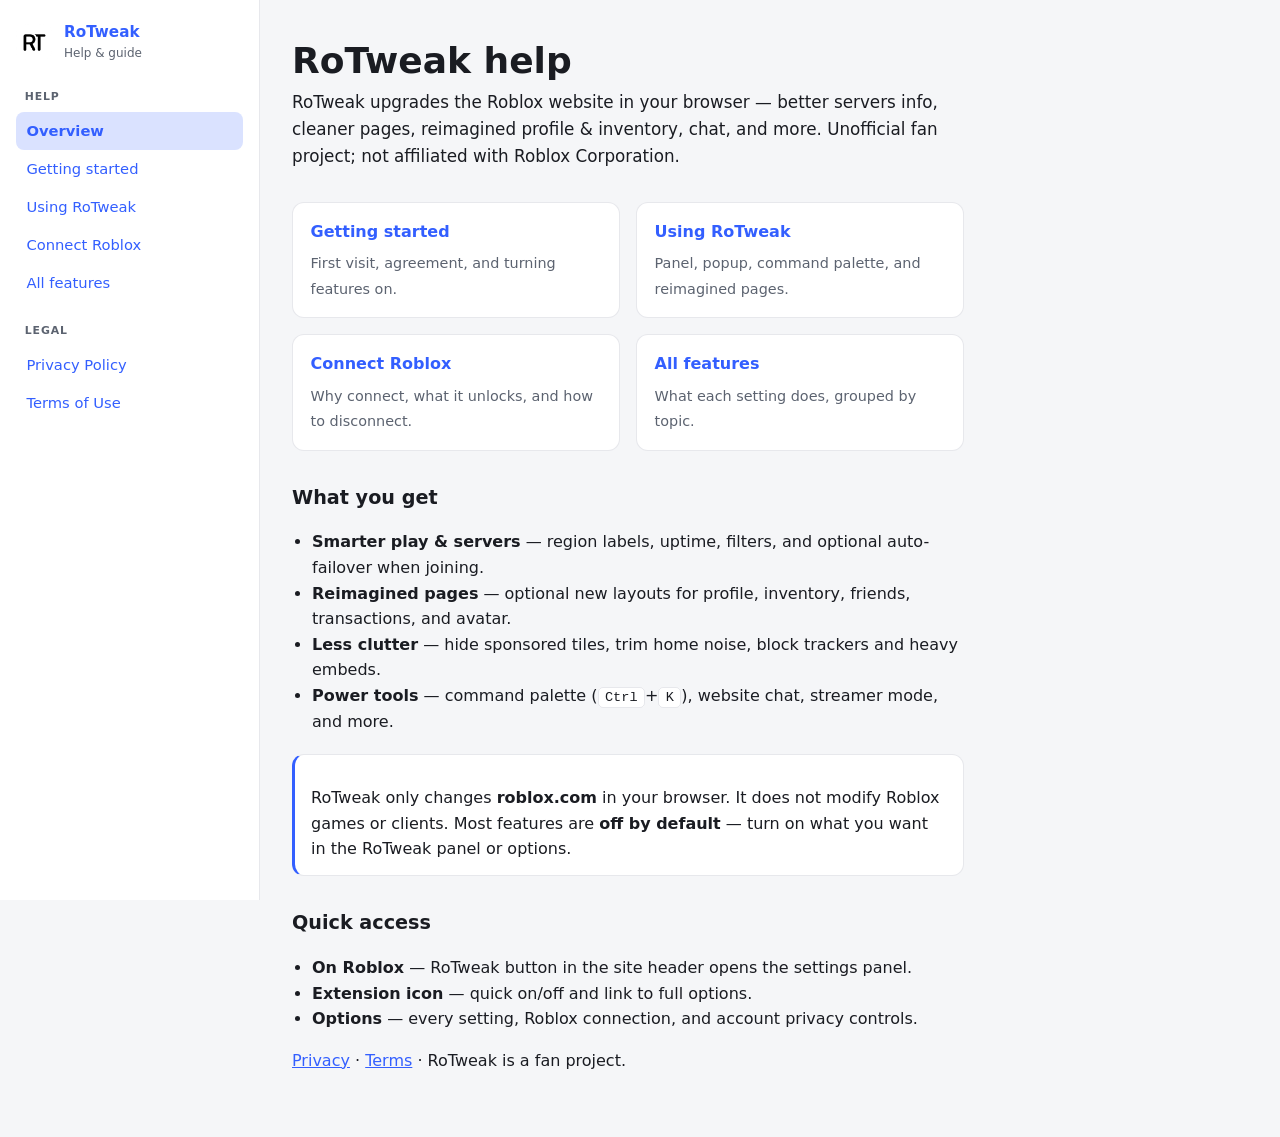
<file: index.html>
<!doctype html>
<html lang="en">
  <head>
    <meta charset="UTF-8" />
    <meta name="viewport" content="width=device-width, initial-scale=1.0" />
    <title>RoTweak — Help &amp; Guide</title>
    <meta
      name="description"
      content="Learn how to use RoTweak on roblox.com — settings, features, and Connect Roblox."
    />
    <link rel="stylesheet" href="./assets/docs.css" />
  </head>
  <body class="docs" data-page="home">
    <article class="docs-article">
      <h1>RoTweak help</h1>
      <p class="docs-lede">
        RoTweak upgrades the Roblox website in your browser — better servers info,
        cleaner pages, reimagined profile &amp; inventory, chat, and more. Unofficial
        fan project; not affiliated with Roblox Corporation.
      </p>

      <div class="docs-grid">
        <a class="docs-card" href="./getting-started.html">
          <strong>Getting started</strong>
          <span>First visit, agreement, and turning features on.</span>
        </a>
        <a class="docs-card" href="./using-rotweak.html">
          <strong>Using RoTweak</strong>
          <span>Panel, popup, command palette, and reimagined pages.</span>
        </a>
        <a class="docs-card" href="./oauth.html">
          <strong>Connect Roblox</strong>
          <span>Why connect, what it unlocks, and how to disconnect.</span>
        </a>
        <a class="docs-card" href="./features.html">
          <strong>All features</strong>
          <span>What each setting does, grouped by topic.</span>
        </a>
      </div>

      <h2>What you get</h2>
      <ul>
        <li><strong>Smarter play &amp; servers</strong> — region labels, uptime, filters, and optional auto-failover when joining.</li>
        <li><strong>Reimagined pages</strong> — optional new layouts for profile, inventory, friends, transactions, and avatar.</li>
        <li><strong>Less clutter</strong> — hide sponsored tiles, trim home noise, block trackers and heavy embeds.</li>
        <li><strong>Power tools</strong> — command palette (<kbd>Ctrl</kbd>+<kbd>K</kbd>), website chat, streamer mode, and more.</li>
      </ul>

      <div class="docs-callout">
        <p>
          RoTweak only changes <strong>roblox.com</strong> in your browser. It does not
          modify Roblox games or clients. Most features are <strong>off by default</strong>
          — turn on what you want in the RoTweak panel or options.
        </p>
      </div>

      <h2>Quick access</h2>
      <ul>
        <li><strong>On Roblox</strong> — RoTweak button in the site header opens the settings panel.</li>
        <li><strong>Extension icon</strong> — quick on/off and link to full options.</li>
        <li><strong>Options</strong> — every setting, Roblox connection, and account privacy controls.</li>
      </ul>

      <footer class="docs-footer">
        <a href="./privacy.html">Privacy</a> · <a href="./terms.html">Terms</a>
        · RoTweak is a fan project.
      </footer>
    </article>
    <script src="./assets/docs.js"></script>
  </body>
</html>
</file>
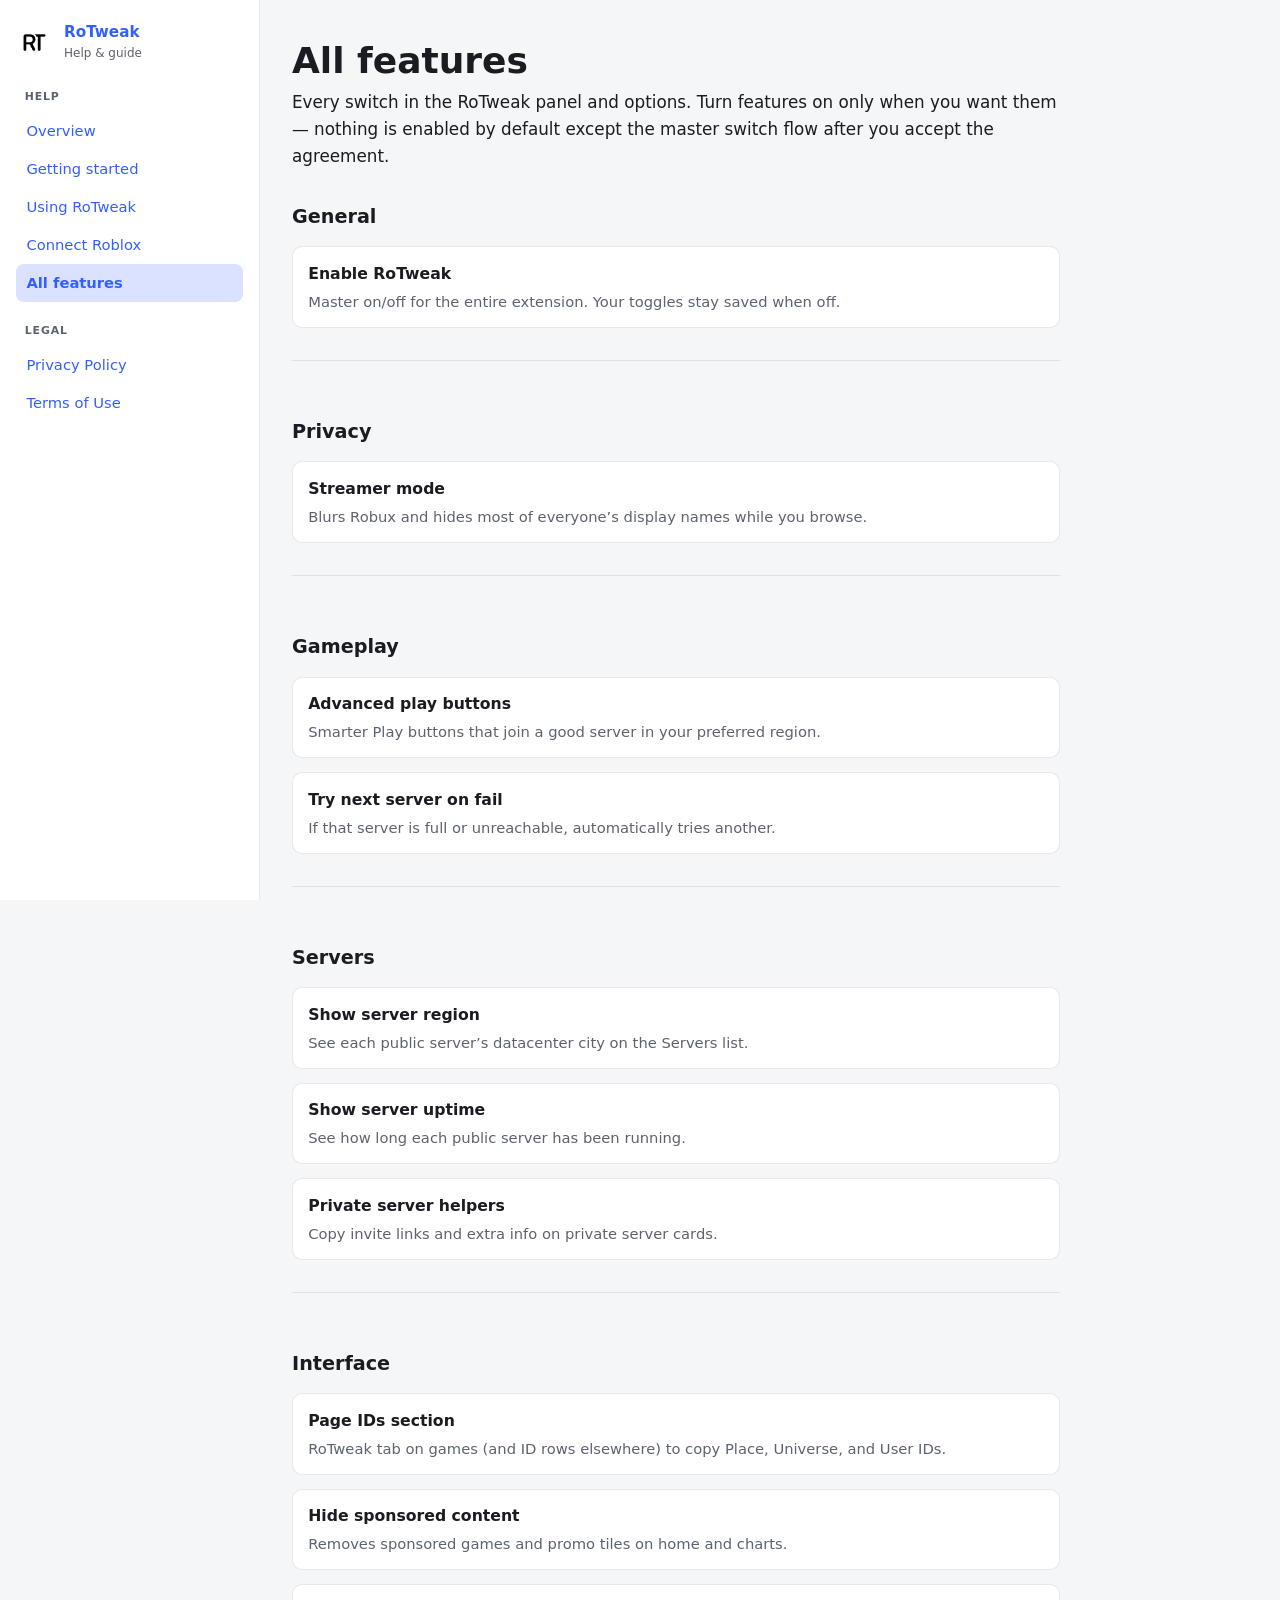
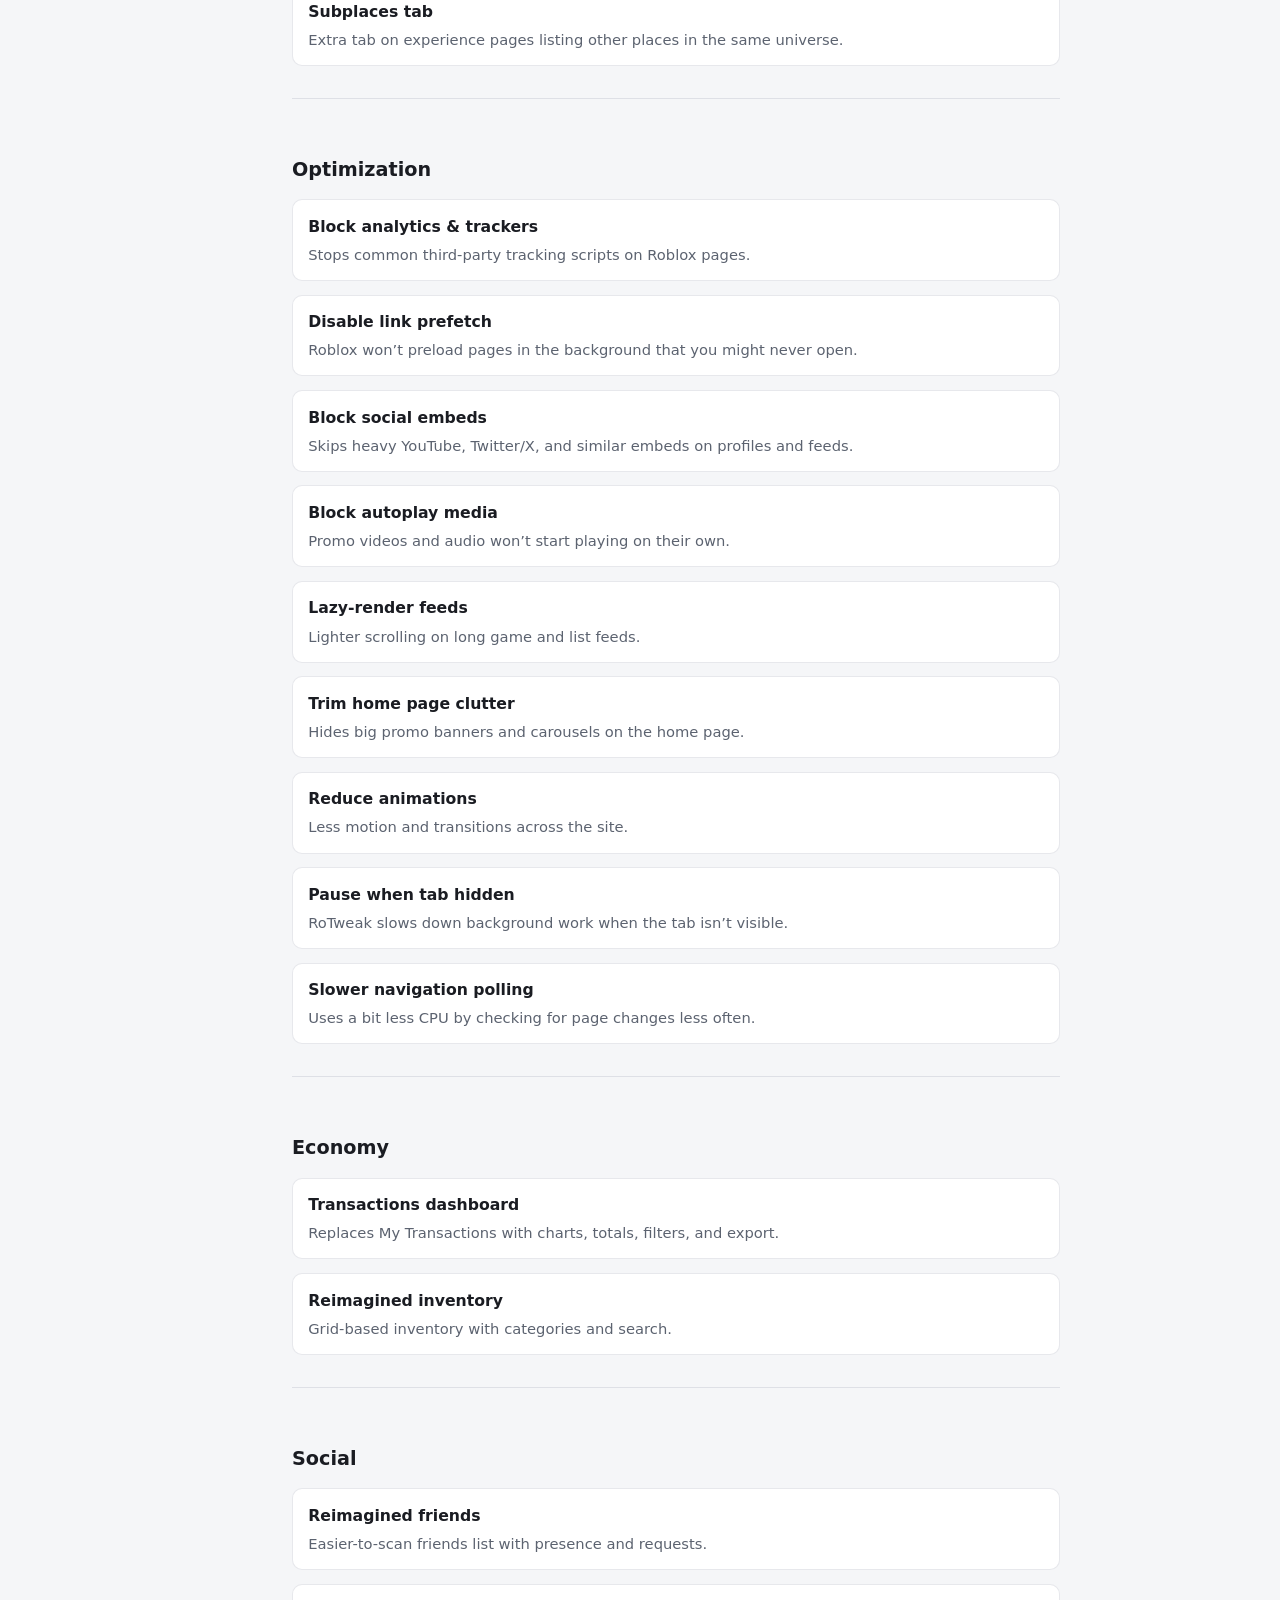
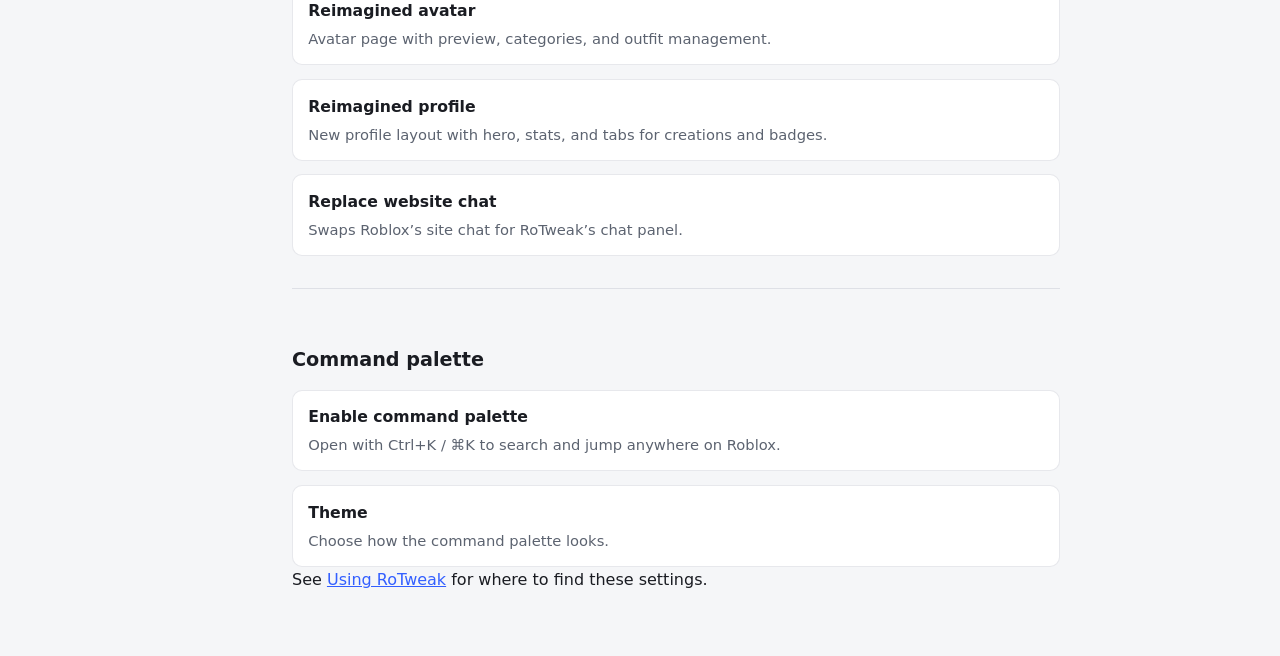
<file: features.html>
<!doctype html>
<html lang="en">
  <head>
    <meta charset="UTF-8" />
    <meta name="viewport" content="width=device-width, initial-scale=1.0" />
    <title>RoTweak — All features</title>
    <link rel="stylesheet" href="./assets/docs.css" />
  </head>
  <body class="docs" data-page="features">
    <article class="docs-article docs-content-wide">
      <h1>All features</h1>
      <p class="docs-lede">
        Every switch in the RoTweak panel and options. Turn features on only when you
        want them — nothing is enabled by default except the master switch flow after
        you accept the agreement.
      </p>

      <section class="feature-group">
        <h2>General</h2>
        <div class="feature-item">
          <h3>Enable RoTweak</h3>
          <p>Master on/off for the entire extension. Your toggles stay saved when off.</p>
        </div>
      </section>

      <section class="feature-group">
        <h2>Privacy</h2>
        <div class="feature-item">
          <h3>Streamer mode</h3>
          <p>Blurs Robux and hides most of everyone’s display names while you browse.</p>
        </div>
      </section>

      <section class="feature-group">
        <h2>Gameplay</h2>
        <div class="feature-item">
          <h3>Advanced play buttons</h3>
          <p>Smarter Play buttons that join a good server in your preferred region.</p>
        </div>
        <div class="feature-item">
          <h3>Try next server on fail</h3>
          <p>If that server is full or unreachable, automatically tries another.</p>
        </div>
      </section>

      <section class="feature-group">
        <h2>Servers</h2>
        <div class="feature-item">
          <h3>Show server region</h3>
          <p>See each public server’s datacenter city on the Servers list.</p>
        </div>
        <div class="feature-item">
          <h3>Show server uptime</h3>
          <p>See how long each public server has been running.</p>
        </div>
        <div class="feature-item">
          <h3>Private server helpers</h3>
          <p>Copy invite links and extra info on private server cards.</p>
        </div>
      </section>

      <section class="feature-group">
        <h2>Interface</h2>
        <div class="feature-item">
          <h3>Page IDs section</h3>
          <p>RoTweak tab on games (and ID rows elsewhere) to copy Place, Universe, and User IDs.</p>
        </div>
        <div class="feature-item">
          <h3>Hide sponsored content</h3>
          <p>Removes sponsored games and promo tiles on home and charts.</p>
        </div>
        <div class="feature-item">
          <h3>Subplaces tab</h3>
          <p>Extra tab on experience pages listing other places in the same universe.</p>
        </div>
      </section>

      <section class="feature-group">
        <h2>Optimization</h2>
        <div class="feature-item">
          <h3>Block analytics &amp; trackers</h3>
          <p>Stops common third-party tracking scripts on Roblox pages.</p>
        </div>
        <div class="feature-item">
          <h3>Disable link prefetch</h3>
          <p>Roblox won’t preload pages in the background that you might never open.</p>
        </div>
        <div class="feature-item">
          <h3>Block social embeds</h3>
          <p>Skips heavy YouTube, Twitter/X, and similar embeds on profiles and feeds.</p>
        </div>
        <div class="feature-item">
          <h3>Block autoplay media</h3>
          <p>Promo videos and audio won’t start playing on their own.</p>
        </div>
        <div class="feature-item">
          <h3>Lazy-render feeds</h3>
          <p>Lighter scrolling on long game and list feeds.</p>
        </div>
        <div class="feature-item">
          <h3>Trim home page clutter</h3>
          <p>Hides big promo banners and carousels on the home page.</p>
        </div>
        <div class="feature-item">
          <h3>Reduce animations</h3>
          <p>Less motion and transitions across the site.</p>
        </div>
        <div class="feature-item">
          <h3>Pause when tab hidden</h3>
          <p>RoTweak slows down background work when the tab isn’t visible.</p>
        </div>
        <div class="feature-item">
          <h3>Slower navigation polling</h3>
          <p>Uses a bit less CPU by checking for page changes less often.</p>
        </div>
      </section>

      <section class="feature-group">
        <h2>Economy</h2>
        <div class="feature-item">
          <h3>Transactions dashboard</h3>
          <p>Replaces My Transactions with charts, totals, filters, and export.</p>
        </div>
        <div class="feature-item">
          <h3>Reimagined inventory</h3>
          <p>Grid-based inventory with categories and search.</p>
        </div>
      </section>

      <section class="feature-group">
        <h2>Social</h2>
        <div class="feature-item">
          <h3>Reimagined friends</h3>
          <p>Easier-to-scan friends list with presence and requests.</p>
        </div>
        <div class="feature-item">
          <h3>Reimagined avatar</h3>
          <p>Avatar page with preview, categories, and outfit management.</p>
        </div>
        <div class="feature-item">
          <h3>Reimagined profile</h3>
          <p>New profile layout with hero, stats, and tabs for creations and badges.</p>
        </div>
        <div class="feature-item">
          <h3>Replace website chat</h3>
          <p>Swaps Roblox’s site chat for RoTweak’s chat panel.</p>
        </div>
      </section>

      <section class="feature-group">
        <h2>Command palette</h2>
        <div class="feature-item">
          <h3>Enable command palette</h3>
          <p>Open with Ctrl+K / ⌘K to search and jump anywhere on Roblox.</p>
        </div>
        <div class="feature-item">
          <h3>Theme</h3>
          <p>Choose how the command palette looks.</p>
        </div>
      </section>

      <footer class="docs-footer">
        See <a href="./using-rotweak.html">Using RoTweak</a> for where to find these settings.
      </footer>
    </article>
    <script src="./assets/docs.js"></script>
  </body>
</html>
</file>
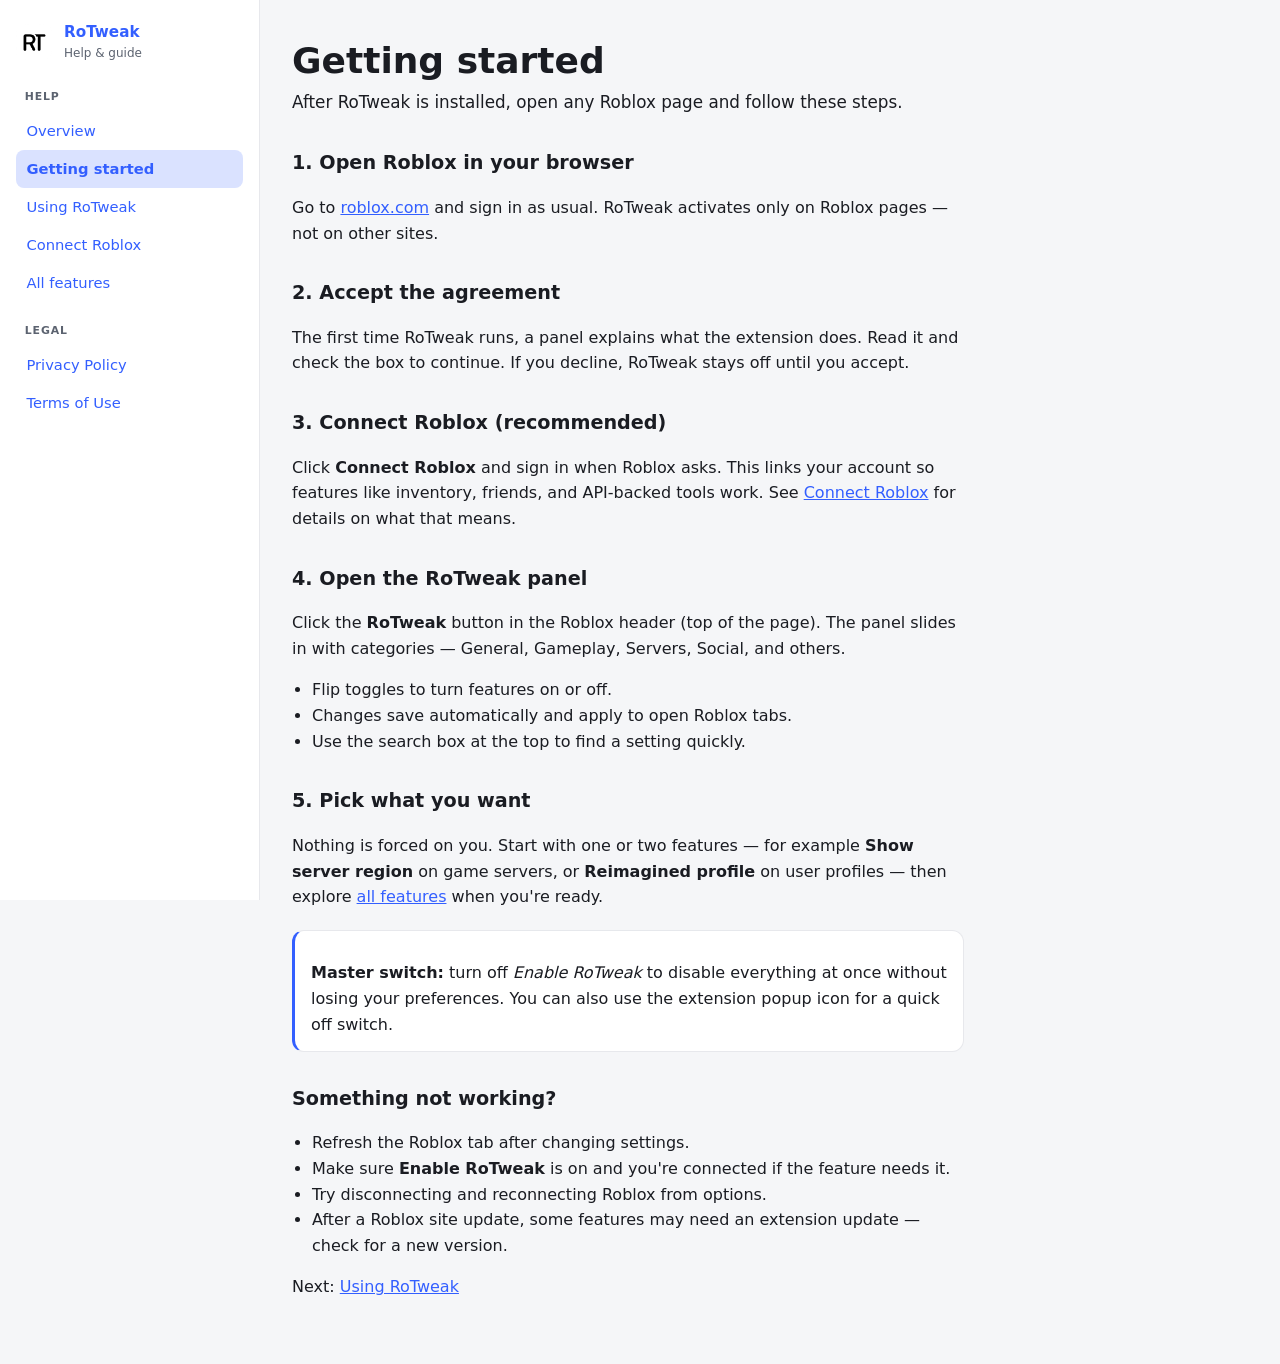
<file: getting-started.html>
<!doctype html>
<html lang="en">
  <head>
    <meta charset="UTF-8" />
    <meta name="viewport" content="width=device-width, initial-scale=1.0" />
    <title>RoTweak — Getting started</title>
    <link rel="stylesheet" href="./assets/docs.css" />
  </head>
  <body class="docs" data-page="getting-started">
    <article class="docs-article">
      <h1>Getting started</h1>
      <p class="docs-lede">
        After RoTweak is installed, open any Roblox page and follow these steps.
      </p>

      <h2>1. Open Roblox in your browser</h2>
      <p>
        Go to <a href="https://www.roblox.com/" target="_blank" rel="noopener noreferrer">roblox.com</a>
        and sign in as usual. RoTweak activates only on Roblox pages — not on other sites.
      </p>

      <h2>2. Accept the agreement</h2>
      <p>
        The first time RoTweak runs, a panel explains what the extension does. Read it
        and check the box to continue. If you decline, RoTweak stays off until you accept.
      </p>

      <h2>3. Connect Roblox (recommended)</h2>
      <p>
        Click <strong>Connect Roblox</strong> and sign in when Roblox asks. This links
        your account so features like inventory, friends, and API-backed tools work.
        See <a href="./oauth.html">Connect Roblox</a> for details on what that means.
      </p>

      <h2>4. Open the RoTweak panel</h2>
      <p>
        Click the <strong>RoTweak</strong> button in the Roblox header (top of the page).
        The panel slides in with categories — General, Gameplay, Servers, Social, and others.
      </p>
      <ul>
        <li>Flip toggles to turn features on or off.</li>
        <li>Changes save automatically and apply to open Roblox tabs.</li>
        <li>Use the search box at the top to find a setting quickly.</li>
      </ul>

      <h2>5. Pick what you want</h2>
      <p>
        Nothing is forced on you. Start with one or two features — for example
        <strong>Show server region</strong> on game servers, or
        <strong>Reimagined profile</strong> on user profiles — then explore
        <a href="./features.html">all features</a> when you're ready.
      </p>

      <div class="docs-callout">
        <p>
          <strong>Master switch:</strong> turn off <em>Enable RoTweak</em> to disable
          everything at once without losing your preferences. You can also use the
          extension popup icon for a quick off switch.
        </p>
      </div>

      <h2>Something not working?</h2>
      <ul>
        <li>Refresh the Roblox tab after changing settings.</li>
        <li>Make sure <strong>Enable RoTweak</strong> is on and you're connected if the feature needs it.</li>
        <li>Try disconnecting and reconnecting Roblox from options.</li>
        <li>After a Roblox site update, some features may need an extension update — check for a new version.</li>
      </ul>

      <footer class="docs-footer">
        Next: <a href="./using-rotweak.html">Using RoTweak</a>
      </footer>
    </article>
    <script src="./assets/docs.js"></script>
  </body>
</html>
</file>
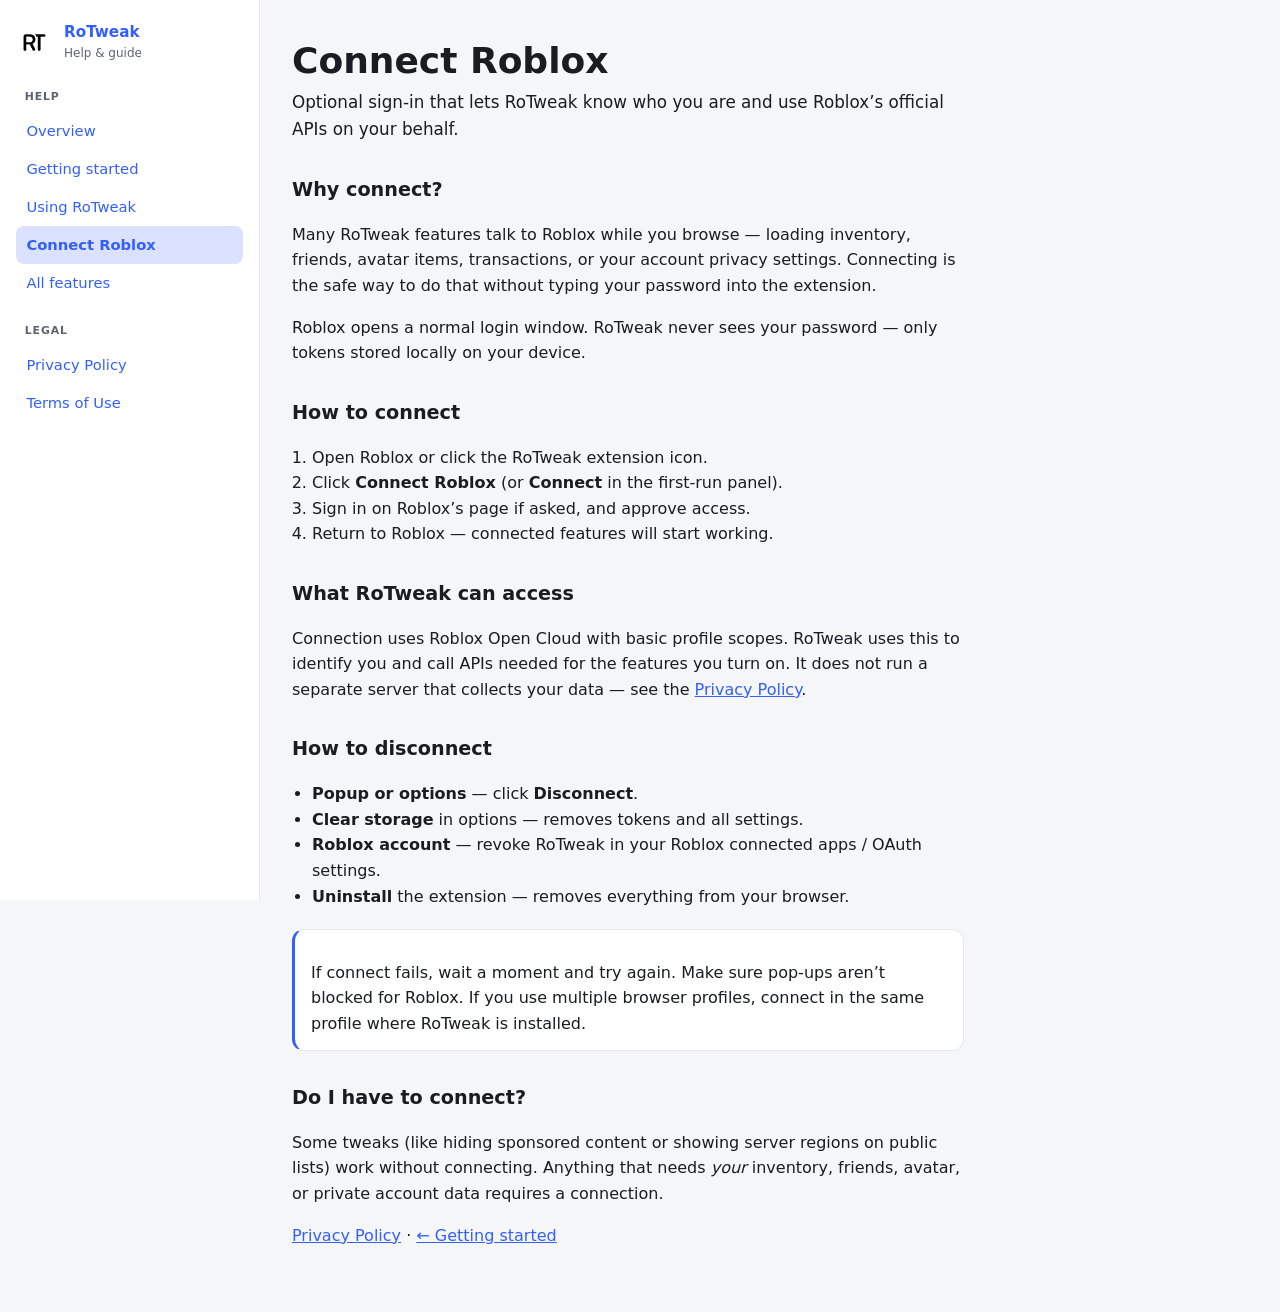
<file: oauth.html>
<!doctype html>
<html lang="en">
  <head>
    <meta charset="UTF-8" />
    <meta name="viewport" content="width=device-width, initial-scale=1.0" />
    <title>RoTweak — Connect Roblox</title>
    <link rel="stylesheet" href="./assets/docs.css" />
  </head>
  <body class="docs" data-page="oauth">
    <article class="docs-article">
      <h1>Connect Roblox</h1>
      <p class="docs-lede">
        Optional sign-in that lets RoTweak know who you are and use Roblox’s official
        APIs on your behalf.
      </p>

      <h2>Why connect?</h2>
      <p>
        Many RoTweak features talk to Roblox while you browse — loading inventory,
        friends, avatar items, transactions, or your account privacy settings. Connecting
        is the safe way to do that without typing your password into the extension.
      </p>
      <p>
        Roblox opens a normal login window. RoTweak never sees your password — only
        tokens stored locally on your device.
      </p>

      <h2>How to connect</h2>
      <ol>
        <li>Open Roblox or click the RoTweak extension icon.</li>
        <li>Click <strong>Connect Roblox</strong> (or <strong>Connect</strong> in the first-run panel).</li>
        <li>Sign in on Roblox’s page if asked, and approve access.</li>
        <li>Return to Roblox — connected features will start working.</li>
      </ol>

      <h2>What RoTweak can access</h2>
      <p>
        Connection uses Roblox Open Cloud with basic profile scopes. RoTweak uses this to
        identify you and call APIs needed for the features you turn on. It does not run
        a separate server that collects your data — see the
        <a href="./privacy.html">Privacy Policy</a>.
      </p>

      <h2>How to disconnect</h2>
      <ul>
        <li><strong>Popup or options</strong> — click <strong>Disconnect</strong>.</li>
        <li><strong>Clear storage</strong> in options — removes tokens and all settings.</li>
        <li><strong>Roblox account</strong> — revoke RoTweak in your Roblox connected apps / OAuth settings.</li>
        <li><strong>Uninstall</strong> the extension — removes everything from your browser.</li>
      </ul>

      <div class="docs-callout">
        <p>
          If connect fails, wait a moment and try again. Make sure pop-ups aren’t blocked
          for Roblox. If you use multiple browser profiles, connect in the same profile
          where RoTweak is installed.
        </p>
      </div>

      <h2>Do I have to connect?</h2>
      <p>
        Some tweaks (like hiding sponsored content or showing server regions on public
        lists) work without connecting. Anything that needs <em>your</em> inventory,
        friends, avatar, or private account data requires a connection.
      </p>

      <footer class="docs-footer">
        <a href="./privacy.html">Privacy Policy</a> ·
        <a href="./getting-started.html">← Getting started</a>
      </footer>
    </article>
    <script src="./assets/docs.js"></script>
  </body>
</html>
</file>
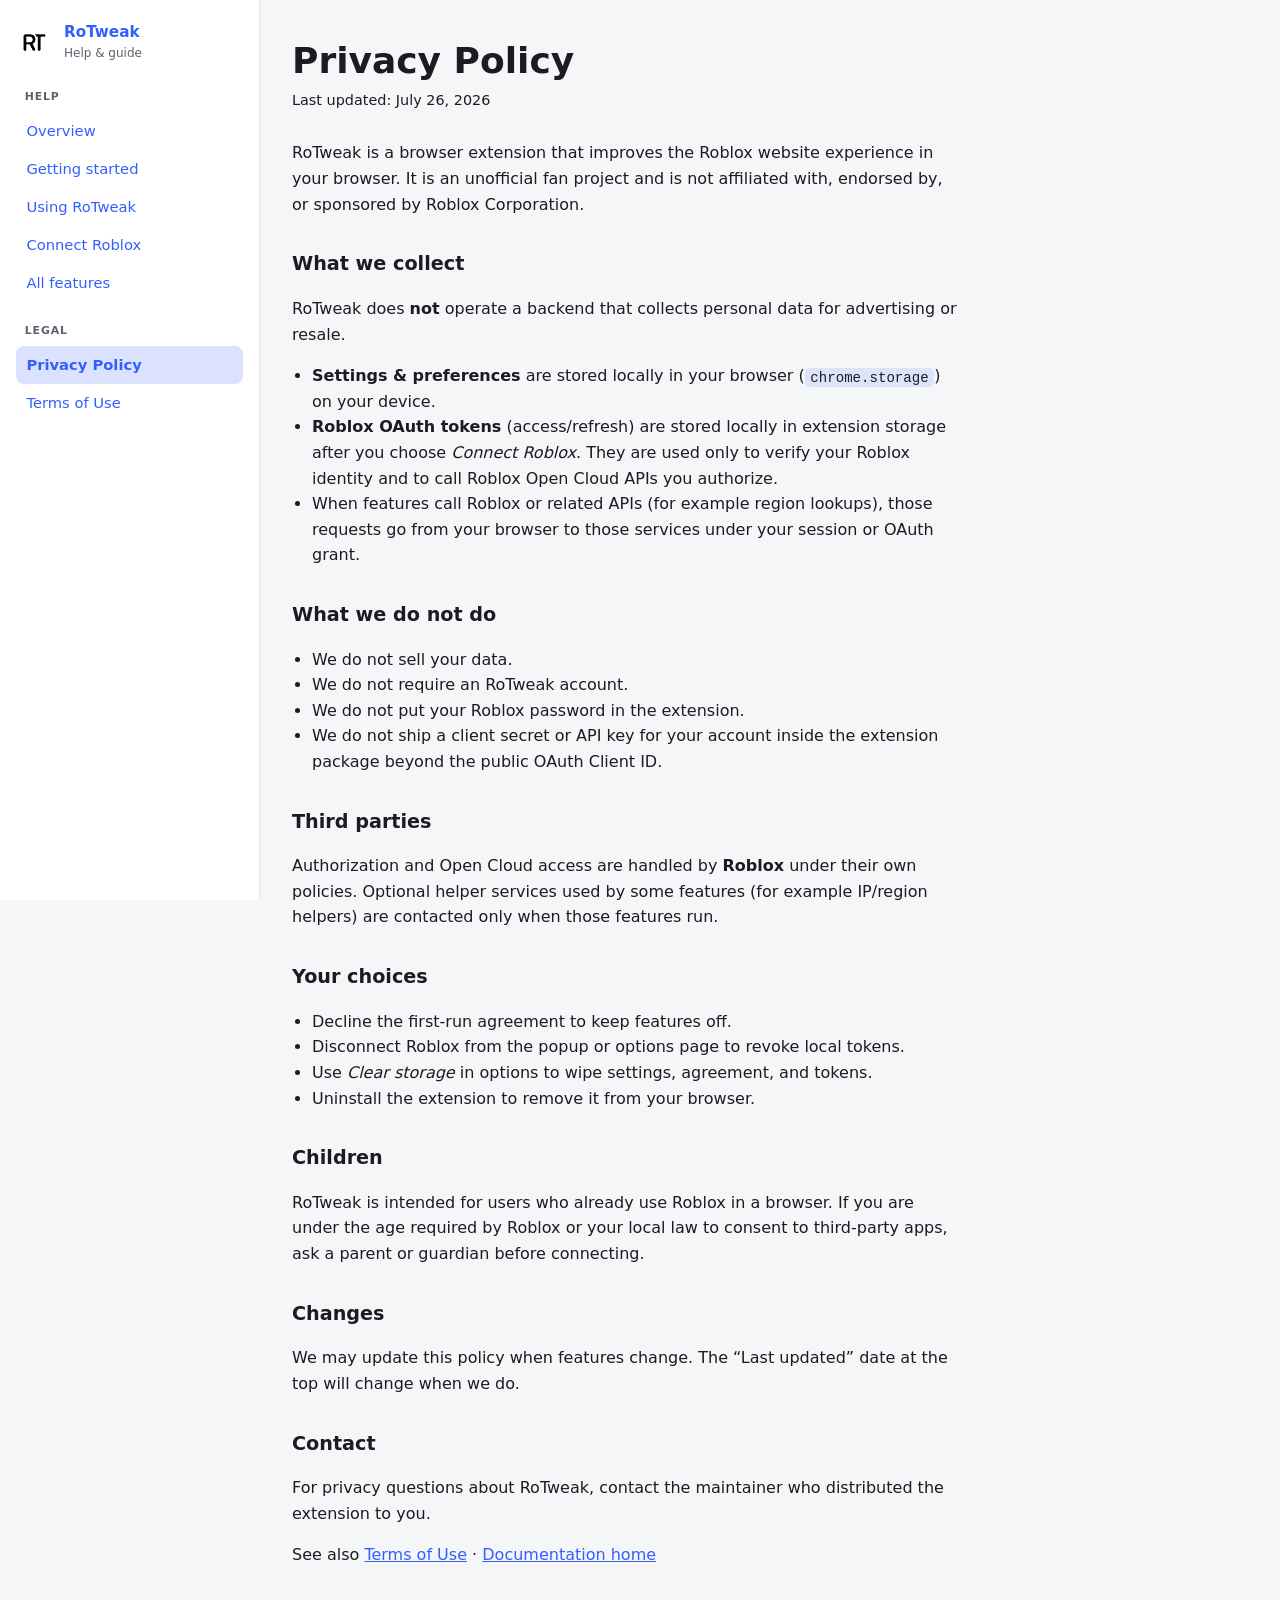
<file: privacy.html>
<!doctype html>
<html lang="en">
  <head>
    <meta charset="UTF-8" />
    <meta name="viewport" content="width=device-width, initial-scale=1.0" />
    <title>RoTweak — Privacy Policy</title>
    <link rel="stylesheet" href="./assets/docs.css" />
  </head>
  <body class="docs" data-page="privacy">
    <article class="docs-article">
      <h1>Privacy Policy</h1>
      <p class="docs-meta">Last updated: July 26, 2026</p>

      <p>
        RoTweak is a browser extension that improves the Roblox website experience
        in your browser. It is an unofficial fan project and is not affiliated with,
        endorsed by, or sponsored by Roblox Corporation.
      </p>

      <h2>What we collect</h2>
      <p>RoTweak does <strong>not</strong> operate a backend that collects personal data for advertising or resale.</p>
      <ul>
        <li>
          <strong>Settings &amp; preferences</strong> are stored locally in your browser
          (<code>chrome.storage</code>) on your device.
        </li>
        <li>
          <strong>Roblox OAuth tokens</strong> (access/refresh) are stored locally in
          extension storage after you choose <em>Connect Roblox</em>. They are used only
          to verify your Roblox identity and to call Roblox Open Cloud APIs you authorize.
        </li>
        <li>
          When features call Roblox or related APIs (for example region lookups), those
          requests go from your browser to those services under your session or OAuth grant.
        </li>
      </ul>

      <h2>What we do not do</h2>
      <ul>
        <li>We do not sell your data.</li>
        <li>We do not require an RoTweak account.</li>
        <li>We do not put your Roblox password in the extension.</li>
        <li>We do not ship a client secret or API key for your account inside the extension package beyond the public OAuth Client ID.</li>
      </ul>

      <h2>Third parties</h2>
      <p>
        Authorization and Open Cloud access are handled by <strong>Roblox</strong> under
        their own policies. Optional helper services used by some features (for example
        IP/region helpers) are contacted only when those features run.
      </p>

      <h2>Your choices</h2>
      <ul>
        <li>Decline the first-run agreement to keep features off.</li>
        <li>Disconnect Roblox from the popup or options page to revoke local tokens.</li>
        <li>Use <em>Clear storage</em> in options to wipe settings, agreement, and tokens.</li>
        <li>Uninstall the extension to remove it from your browser.</li>
      </ul>

      <h2>Children</h2>
      <p>
        RoTweak is intended for users who already use Roblox in a browser. If you are
        under the age required by Roblox or your local law to consent to third-party apps,
        ask a parent or guardian before connecting.
      </p>

      <h2>Changes</h2>
      <p>
        We may update this policy when features change. The “Last updated” date at the
        top will change when we do.
      </p>

      <h2>Contact</h2>
      <p>
        For privacy questions about RoTweak, contact the maintainer who distributed the
        extension to you.
      </p>

      <footer class="docs-footer">
        See also <a href="./terms.html">Terms of Use</a> · <a href="./index.html">Documentation home</a>
      </footer>
    </article>
    <script src="./assets/docs.js"></script>
  </body>
</html>
</file>
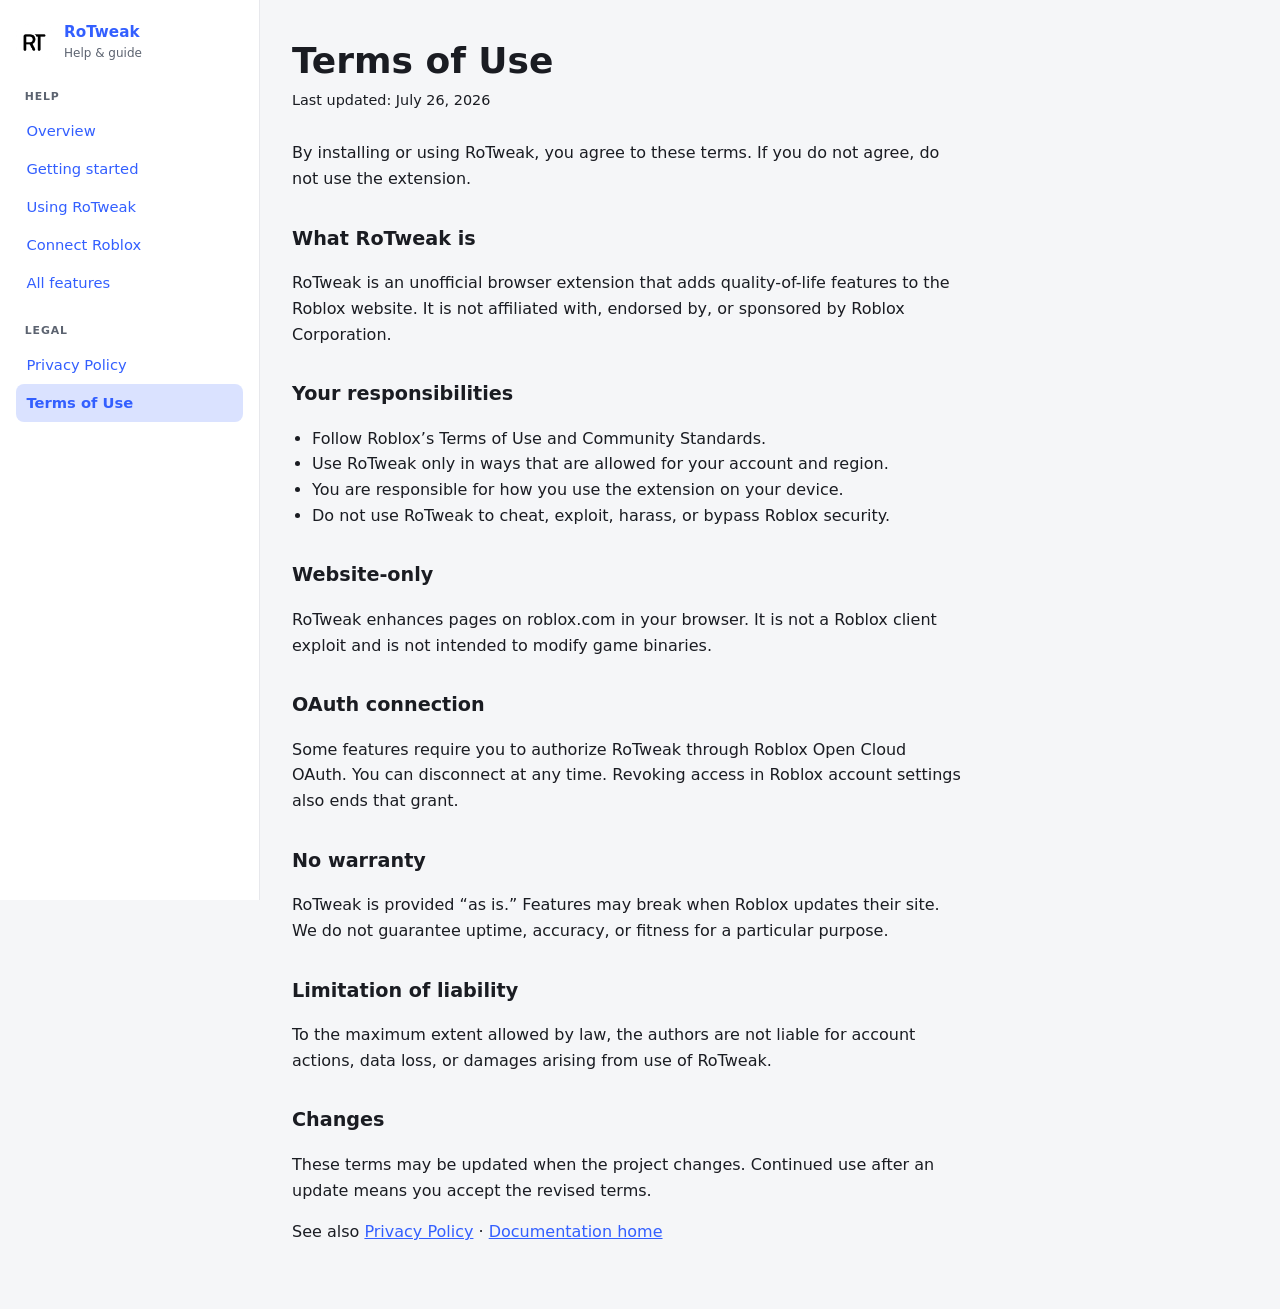
<file: terms.html>
<!doctype html>
<html lang="en">
  <head>
    <meta charset="UTF-8" />
    <meta name="viewport" content="width=device-width, initial-scale=1.0" />
    <title>RoTweak — Terms of Use</title>
    <link rel="stylesheet" href="./assets/docs.css" />
  </head>
  <body class="docs" data-page="terms">
    <article class="docs-article">
      <h1>Terms of Use</h1>
      <p class="docs-meta">Last updated: July 26, 2026</p>

      <p>
        By installing or using RoTweak, you agree to these terms. If you do not agree,
        do not use the extension.
      </p>

      <h2>What RoTweak is</h2>
      <p>
        RoTweak is an unofficial browser extension that adds quality-of-life features to
        the Roblox website. It is not affiliated with, endorsed by, or sponsored by
        Roblox Corporation.
      </p>

      <h2>Your responsibilities</h2>
      <ul>
        <li>Follow Roblox’s Terms of Use and Community Standards.</li>
        <li>Use RoTweak only in ways that are allowed for your account and region.</li>
        <li>You are responsible for how you use the extension on your device.</li>
        <li>Do not use RoTweak to cheat, exploit, harass, or bypass Roblox security.</li>
      </ul>

      <h2>Website-only</h2>
      <p>
        RoTweak enhances pages on roblox.com in your browser. It is not a Roblox client
        exploit and is not intended to modify game binaries.
      </p>

      <h2>OAuth connection</h2>
      <p>
        Some features require you to authorize RoTweak through Roblox Open Cloud OAuth.
        You can disconnect at any time. Revoking access in Roblox account settings also
        ends that grant.
      </p>

      <h2>No warranty</h2>
      <p>
        RoTweak is provided “as is.” Features may break when Roblox updates their site.
        We do not guarantee uptime, accuracy, or fitness for a particular purpose.
      </p>

      <h2>Limitation of liability</h2>
      <p>
        To the maximum extent allowed by law, the authors are not liable for account
        actions, data loss, or damages arising from use of RoTweak.
      </p>

      <h2>Changes</h2>
      <p>
        These terms may be updated when the project changes. Continued use after an
        update means you accept the revised terms.
      </p>

      <footer class="docs-footer">
        See also <a href="./privacy.html">Privacy Policy</a> · <a href="./index.html">Documentation home</a>
      </footer>
    </article>
    <script src="./assets/docs.js"></script>
  </body>
</html>
</file>
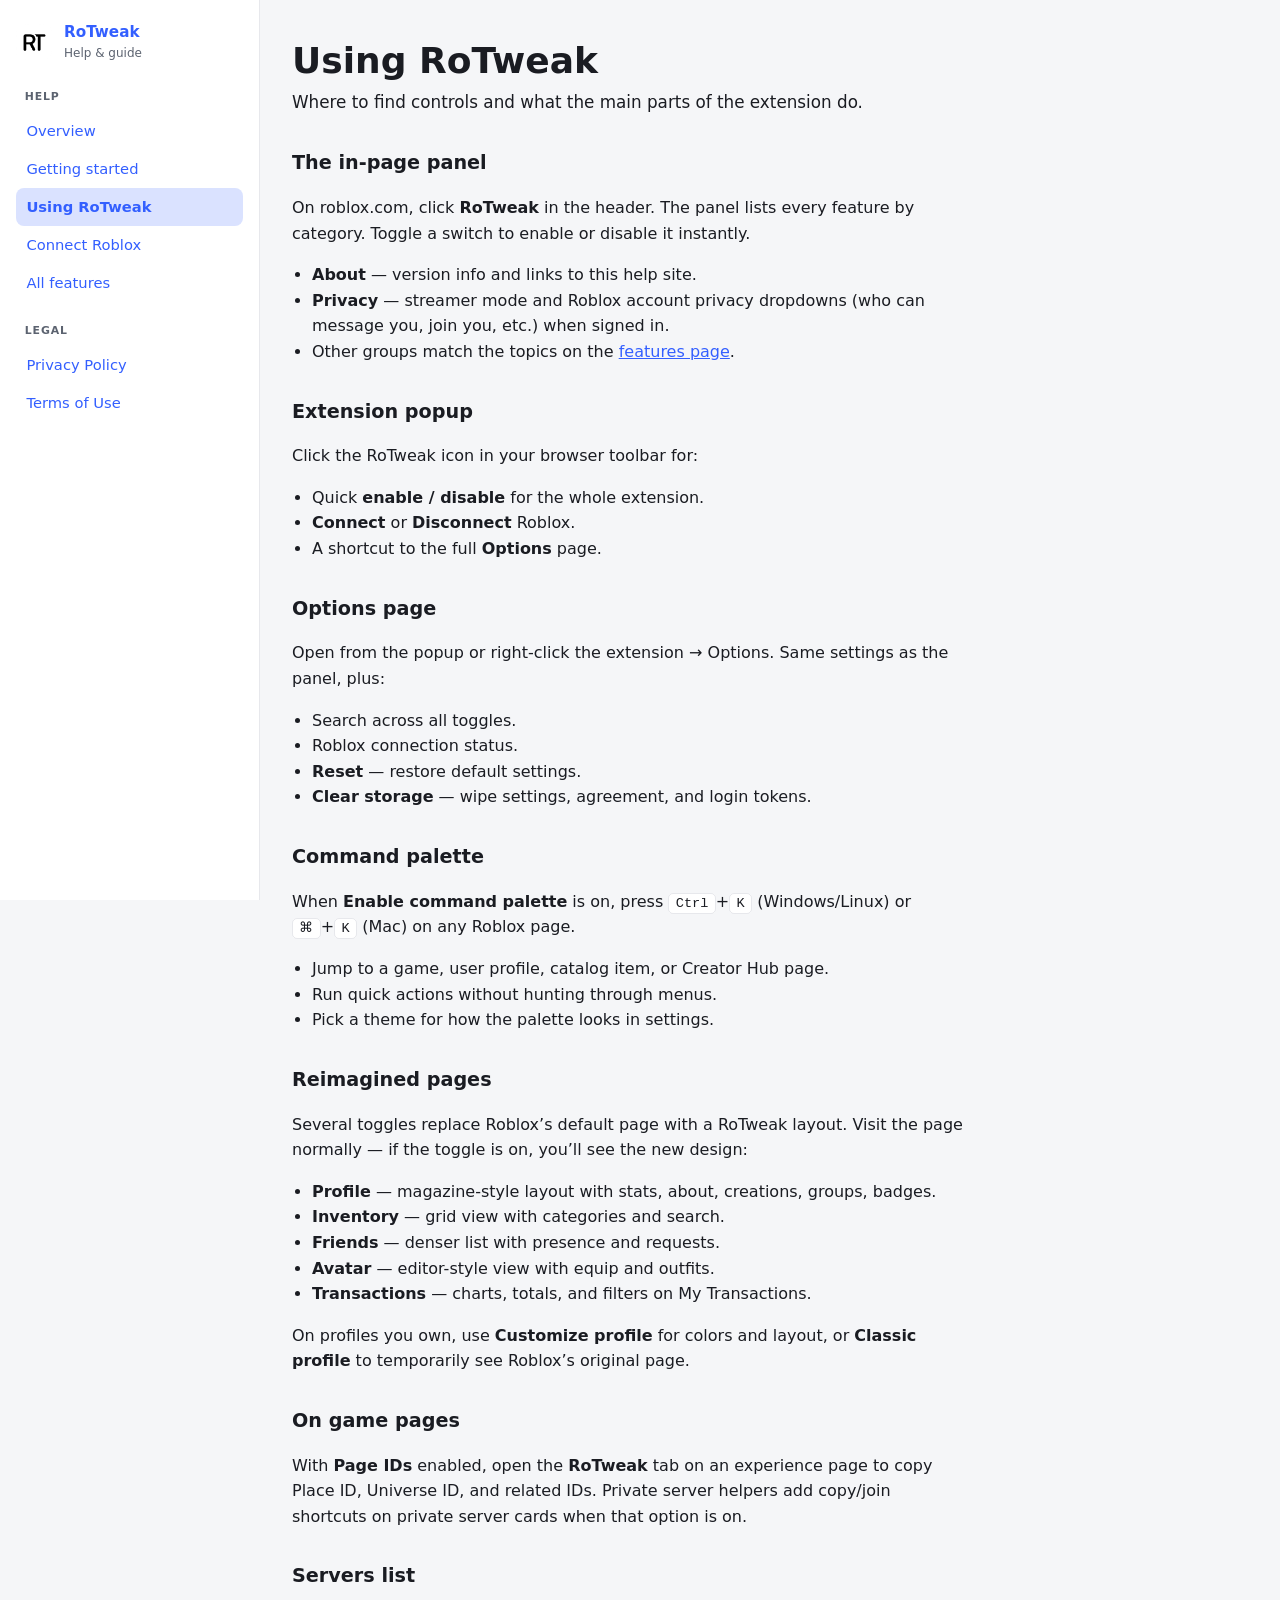
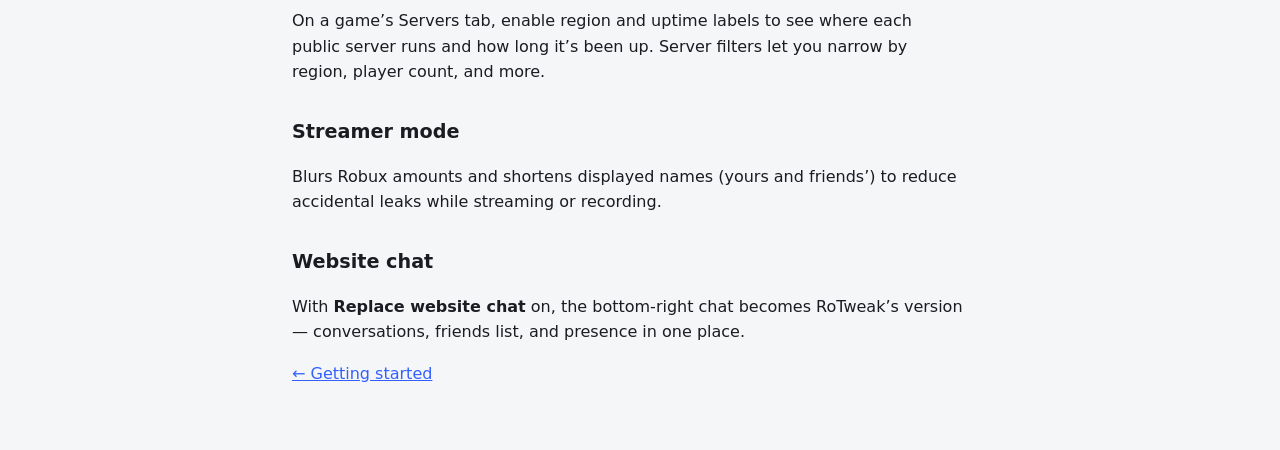
<file: using-rotweak.html>
<!doctype html>
<html lang="en">
  <head>
    <meta charset="UTF-8" />
    <meta name="viewport" content="width=device-width, initial-scale=1.0" />
    <title>RoTweak — Using RoTweak</title>
    <link rel="stylesheet" href="./assets/docs.css" />
  </head>
  <body class="docs" data-page="using">
    <article class="docs-article">
      <h1>Using RoTweak</h1>
      <p class="docs-lede">
        Where to find controls and what the main parts of the extension do.
      </p>

      <h2>The in-page panel</h2>
      <p>
        On roblox.com, click <strong>RoTweak</strong> in the header. The panel lists
        every feature by category. Toggle a switch to enable or disable it instantly.
      </p>
      <ul>
        <li><strong>About</strong> — version info and links to this help site.</li>
        <li><strong>Privacy</strong> — streamer mode and Roblox account privacy dropdowns (who can message you, join you, etc.) when signed in.</li>
        <li>Other groups match the topics on the <a href="./features.html">features page</a>.</li>
      </ul>

      <h2>Extension popup</h2>
      <p>
        Click the RoTweak icon in your browser toolbar for:
      </p>
      <ul>
        <li>Quick <strong>enable / disable</strong> for the whole extension.</li>
        <li><strong>Connect</strong> or <strong>Disconnect</strong> Roblox.</li>
        <li>A shortcut to the full <strong>Options</strong> page.</li>
      </ul>

      <h2>Options page</h2>
      <p>
        Open from the popup or right-click the extension → Options. Same settings as
        the panel, plus:
      </p>
      <ul>
        <li>Search across all toggles.</li>
        <li>Roblox connection status.</li>
        <li><strong>Reset</strong> — restore default settings.</li>
        <li><strong>Clear storage</strong> — wipe settings, agreement, and login tokens.</li>
      </ul>

      <h2>Command palette</h2>
      <p>
        When <strong>Enable command palette</strong> is on, press
        <kbd>Ctrl</kbd>+<kbd>K</kbd> (Windows/Linux) or <kbd>⌘</kbd>+<kbd>K</kbd> (Mac)
        on any Roblox page.
      </p>
      <ul>
        <li>Jump to a game, user profile, catalog item, or Creator Hub page.</li>
        <li>Run quick actions without hunting through menus.</li>
        <li>Pick a theme for how the palette looks in settings.</li>
      </ul>

      <h2>Reimagined pages</h2>
      <p>
        Several toggles replace Roblox’s default page with a RoTweak layout. Visit the
        page normally — if the toggle is on, you’ll see the new design:
      </p>
      <ul>
        <li><strong>Profile</strong> — magazine-style layout with stats, about, creations, groups, badges.</li>
        <li><strong>Inventory</strong> — grid view with categories and search.</li>
        <li><strong>Friends</strong> — denser list with presence and requests.</li>
        <li><strong>Avatar</strong> — editor-style view with equip and outfits.</li>
        <li><strong>Transactions</strong> — charts, totals, and filters on My Transactions.</li>
      </ul>
      <p>
        On profiles you own, use <strong>Customize profile</strong> for colors and layout,
        or <strong>Classic profile</strong> to temporarily see Roblox’s original page.
      </p>

      <h2>On game pages</h2>
      <p>
        With <strong>Page IDs</strong> enabled, open the <strong>RoTweak</strong> tab on
        an experience page to copy Place ID, Universe ID, and related IDs. Private server
        helpers add copy/join shortcuts on private server cards when that option is on.
      </p>

      <h2>Servers list</h2>
      <p>
        On a game’s Servers tab, enable region and uptime labels to see where each
        public server runs and how long it’s been up. Server filters let you narrow by
        region, player count, and more.
      </p>

      <h2>Streamer mode</h2>
      <p>
        Blurs Robux amounts and shortens displayed names (yours and friends’) to reduce
        accidental leaks while streaming or recording.
      </p>

      <h2>Website chat</h2>
      <p>
        With <strong>Replace website chat</strong> on, the bottom-right chat becomes
        RoTweak’s version — conversations, friends list, and presence in one place.
      </p>

      <footer class="docs-footer">
        <a href="./getting-started.html">← Getting started</a>
      </footer>
    </article>
    <script src="./assets/docs.js"></script>
  </body>
</html>
</file>
<file: assets/docs.css>
:root {
  color-scheme: light dark;
  --bg: #0e0f12;
  --bg-elevated: #14161c;
  --bg-card: #191b22;
  --fg: #f4f5f7;
  --muted: #a8adba;
  --link: #7aa2ff;
  --accent: #335fff;
  --stroke: rgba(208, 217, 251, 0.1);
  --sidebar-w: 260px;
  --radius: 12px;
  --font: "Segoe UI", system-ui, -apple-system, sans-serif;
  --mono: ui-monospace, "Cascadia Code", "Segoe UI Mono", monospace;
}

@media (prefers-color-scheme: light) {
  :root {
    --bg: #f5f6f8;
    --bg-elevated: #ffffff;
    --bg-card: #ffffff;
    --fg: #1a1c22;
    --muted: #5c6370;
    --link: #335fff;
    --stroke: rgba(27, 37, 75, 0.1);
  }
}

* {
  box-sizing: border-box;
}

html {
  scroll-behavior: smooth;
}

body.docs {
  margin: 0;
  font-family: var(--font);
  background: var(--bg);
  color: var(--fg);
  line-height: 1.6;
}

body.docs a {
  color: var(--link);
}

.docs-shell {
  display: grid;
  grid-template-columns: var(--sidebar-w) minmax(0, 1fr);
  min-height: 100vh;
}

.docs-sidebar {
  position: sticky;
  top: 0;
  height: 100vh;
  overflow: auto;
  border-right: 1px solid var(--stroke);
  background: var(--bg-elevated);
  padding: 1.25rem 1rem 2rem;
}

.docs-brand {
  display: flex;
  align-items: center;
  gap: 0.75rem;
  margin-bottom: 1.5rem;
  text-decoration: none;
  color: inherit;
}

.docs-mark {
  width: 36px;
  height: 36px;
  border-radius: 9px;
  display: block;
  flex: 0 0 auto;
  object-fit: cover;
}

.docs-brand-text strong {
  display: block;
  font-size: 0.95rem;
}

.docs-brand-text span {
  display: block;
  font-size: 0.75rem;
  color: var(--muted);
}

.docs-nav-group {
  margin-bottom: 1.25rem;
}

.docs-nav-label {
  font-size: 0.68rem;
  font-weight: 700;
  letter-spacing: 0.08em;
  text-transform: uppercase;
  color: var(--muted);
  margin: 0 0 0.45rem 0.55rem;
}

.docs-nav a {
  display: block;
  padding: 0.45rem 0.65rem;
  border-radius: 8px;
  text-decoration: none;
  color: var(--fg);
  font-size: 0.92rem;
}

.docs-nav a:hover,
.docs-nav a:focus-visible {
  background: rgba(51, 95, 255, 0.12);
  outline: none;
}

.docs-nav a.is-active {
  background: rgba(51, 95, 255, 0.18);
  color: var(--link);
  font-weight: 600;
}

.docs-main {
  min-width: 0;
}

.docs-topbar {
  display: none;
  align-items: center;
  justify-content: space-between;
  gap: 1rem;
  padding: 0.85rem 1rem;
  border-bottom: 1px solid var(--stroke);
  background: var(--bg-elevated);
}

.docs-menu-btn {
  border: 1px solid var(--stroke);
  background: var(--bg-card);
  color: var(--fg);
  border-radius: 8px;
  padding: 0.4rem 0.65rem;
  font: inherit;
  cursor: pointer;
}

.docs-content {
  max-width: 46rem;
  padding: 2.5rem 2rem 4rem;
}

.docs-content-wide {
  max-width: 52rem;
}

.docs-content h1 {
  margin: 0 0 0.5rem;
  font-size: clamp(1.75rem, 4vw, 2.25rem);
  line-height: 1.15;
}

.docs-lede {
  color: var(--muted);
  font-size: 1.05rem;
  margin: 0 0 2rem;
}

.docs-meta {
  color: var(--muted);
  font-size: 0.9rem;
  margin: 0 0 1.75rem;
}

.docs-content h2 {
  margin: 2rem 0 0.65rem;
  font-size: 1.2rem;
}

.docs-content h3 {
  margin: 1.25rem 0 0.35rem;
  font-size: 1rem;
}

.docs-content p,
.docs-content li {
  color: var(--fg);
}

.docs-content ul,
.docs-content ol {
  padding-left: 1.25rem;
}

.docs-content code {
  font-family: var(--mono);
  font-size: 0.88em;
  background: rgba(51, 95, 255, 0.12);
  padding: 0.1rem 0.35rem;
  border-radius: 5px;
}

.docs-content pre {
  overflow: auto;
  background: var(--bg-card);
  border: 1px solid var(--stroke);
  border-radius: var(--radius);
  padding: 1rem;
}

.docs-content pre code {
  background: none;
  padding: 0;
}

.docs-grid {
  display: grid;
  grid-template-columns: repeat(auto-fit, minmax(14rem, 1fr));
  gap: 1rem;
  margin: 1.5rem 0 2rem;
}

.docs-card {
  display: block;
  padding: 1rem 1.1rem;
  border: 1px solid var(--stroke);
  border-radius: var(--radius);
  background: var(--bg-card);
  text-decoration: none;
  color: inherit;
  transition: border-color 0.15s, transform 0.15s;
}

.docs-card:hover {
  border-color: rgba(51, 95, 255, 0.35);
  transform: translateY(-1px);
}

.docs-card strong {
  display: block;
  margin-bottom: 0.35rem;
}

.docs-card span {
  color: var(--muted);
  font-size: 0.9rem;
}

.docs-callout {
  border: 1px solid var(--stroke);
  border-left: 3px solid var(--accent);
  background: var(--bg-card);
  border-radius: var(--radius);
  padding: 0.85rem 1rem;
  margin: 1.25rem 0;
}

.docs-callout p:last-child {
  margin-bottom: 0;
}

.feature-group {
  margin: 2rem 0 0;
  padding-top: 1.5rem;
  border-top: 1px solid var(--stroke);
}

.feature-group:first-of-type {
  border-top: 0;
  padding-top: 0;
  margin-top: 0;
}

.feature-item {
  margin: 0.85rem 0 0;
  padding: 0.85rem 0.95rem;
  border: 1px solid var(--stroke);
  border-radius: 10px;
  background: var(--bg-card);
}

.feature-item h3 {
  margin: 0 0 0.25rem;
  font-size: 0.98rem;
}

.feature-item p {
  margin: 0;
  color: var(--muted);
  font-size: 0.92rem;
}

.docs-content kbd {
  font-family: var(--mono);
  font-size: 0.85em;
  padding: 0.12rem 0.4rem;
  border-radius: 5px;
  border: 1px solid var(--stroke);
  background: var(--bg-card);
}
  margin-top: 3rem;
  padding-top: 1.25rem;
  border-top: 1px solid var(--stroke);
  color: var(--muted);
  font-size: 0.85rem;
}

@media (max-width: 860px) {
  .docs-shell {
    grid-template-columns: 1fr;
  }

  .docs-topbar {
    display: flex;
  }

  .docs-sidebar {
    position: fixed;
    inset: 0 auto 0 0;
    width: min(var(--sidebar-w), 88vw);
    z-index: 30;
    transform: translateX(-105%);
    transition: transform 0.2s ease;
    box-shadow: 0 0 40px rgba(0, 0, 0, 0.35);
  }

  body.docs-nav-open .docs-sidebar {
    transform: translateX(0);
  }

  .docs-backdrop {
    display: none;
    position: fixed;
    inset: 0;
    background: rgba(0, 0, 0, 0.45);
    z-index: 20;
  }

  body.docs-nav-open .docs-backdrop {
    display: block;
  }

  .docs-content {
    padding: 1.5rem 1.1rem 3rem;
  }
}
</file>
